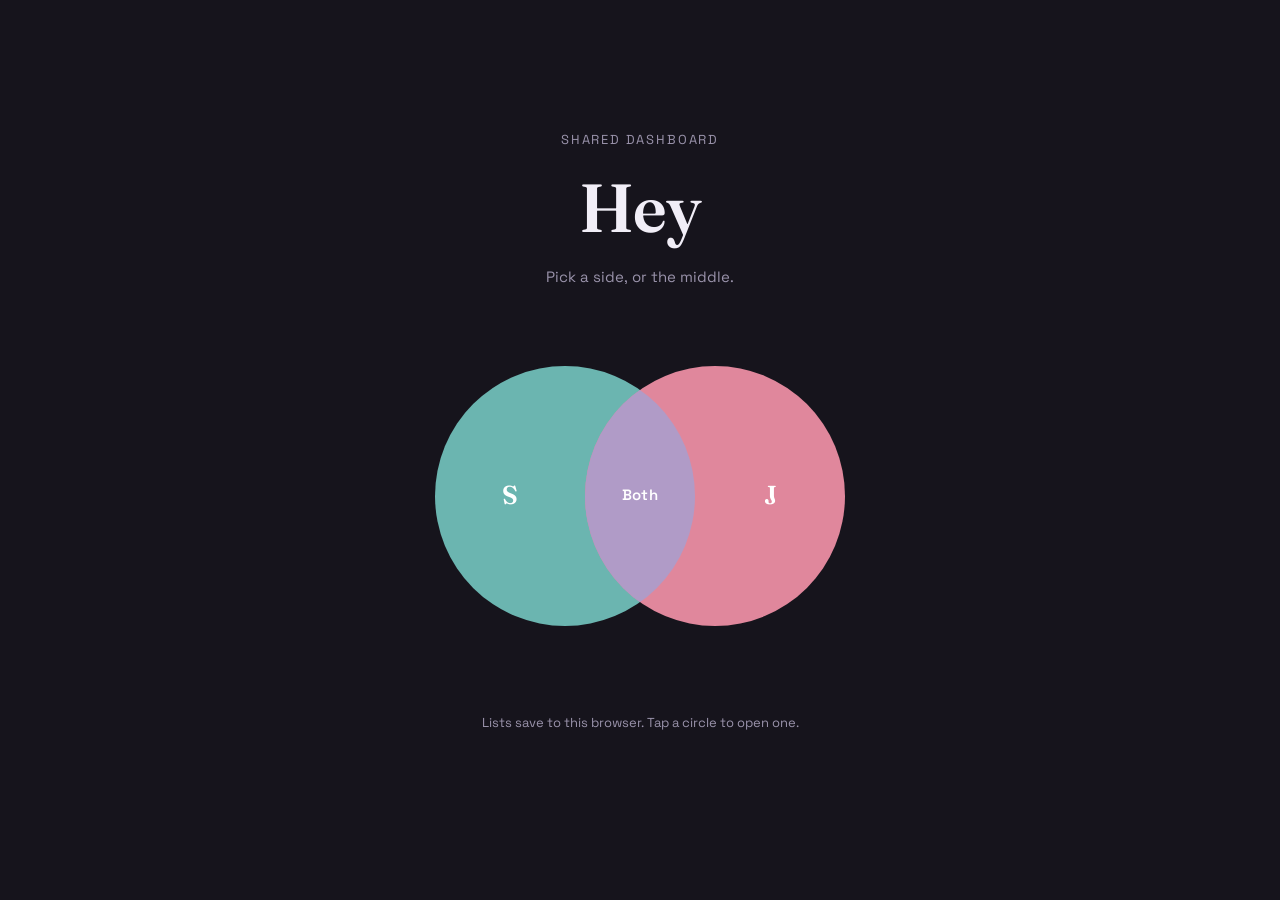
<file: index.html>
<!doctype html>
<html lang="en">
<head>
  <meta charset="utf-8" />
  <meta name="viewport" content="width=device-width, initial-scale=1" />
  <title>Shared dashboard</title>
  <link rel="preconnect" href="https://fonts.googleapis.com" />
  <link href="https://fonts.googleapis.com/css2?family=Fraunces:wght@500;600&family=Space+Grotesk:wght@400;500;600&display=swap" rel="stylesheet" />
  <link rel="stylesheet" href="style.css" />
</head>
<body>
  <main class="home">
    <p class="home-eyebrow">Shared dashboard</p>
    <h1 class="home-title">Hey</h1>
    <p class="home-sub">Pick a side, or the middle.</p>

    <div class="venn-wrap">
      <svg viewBox="0 0 520 360" role="img" aria-label="Choose S, J, or Both">
        <defs>
          <clipPath id="clipJ">
            <circle cx="335" cy="180" r="130" />
          </clipPath>
        </defs>

        <a href="list.html?section=S" class="venn-link" aria-label="Go to S's lists">
          <circle class="venn-shape venn-circle-S" cx="185" cy="180" r="130" />
        </a>

        <a href="list.html?section=J" class="venn-link" aria-label="Go to J's lists">
          <circle class="venn-shape venn-circle-J" cx="335" cy="180" r="130" />
        </a>

        <a href="list.html?section=both" class="venn-link" aria-label="Go to shared lists">
          <circle class="venn-shape venn-lens" cx="185" cy="180" r="130" clip-path="url(#clipJ)" />
        </a>

        <text x="130" y="188" class="venn-label" font-size="26" text-anchor="middle">S</text>
        <text x="390" y="188" class="venn-label" font-size="26" text-anchor="middle">J</text>
        <text x="260" y="184" class="venn-label-both" font-size="15" text-anchor="middle">Both</text>
      </svg>
    </div>

    <p class="home-foot">Lists save to this browser. Tap a circle to open one.</p>
  </main>
</body>
</html>
</file>
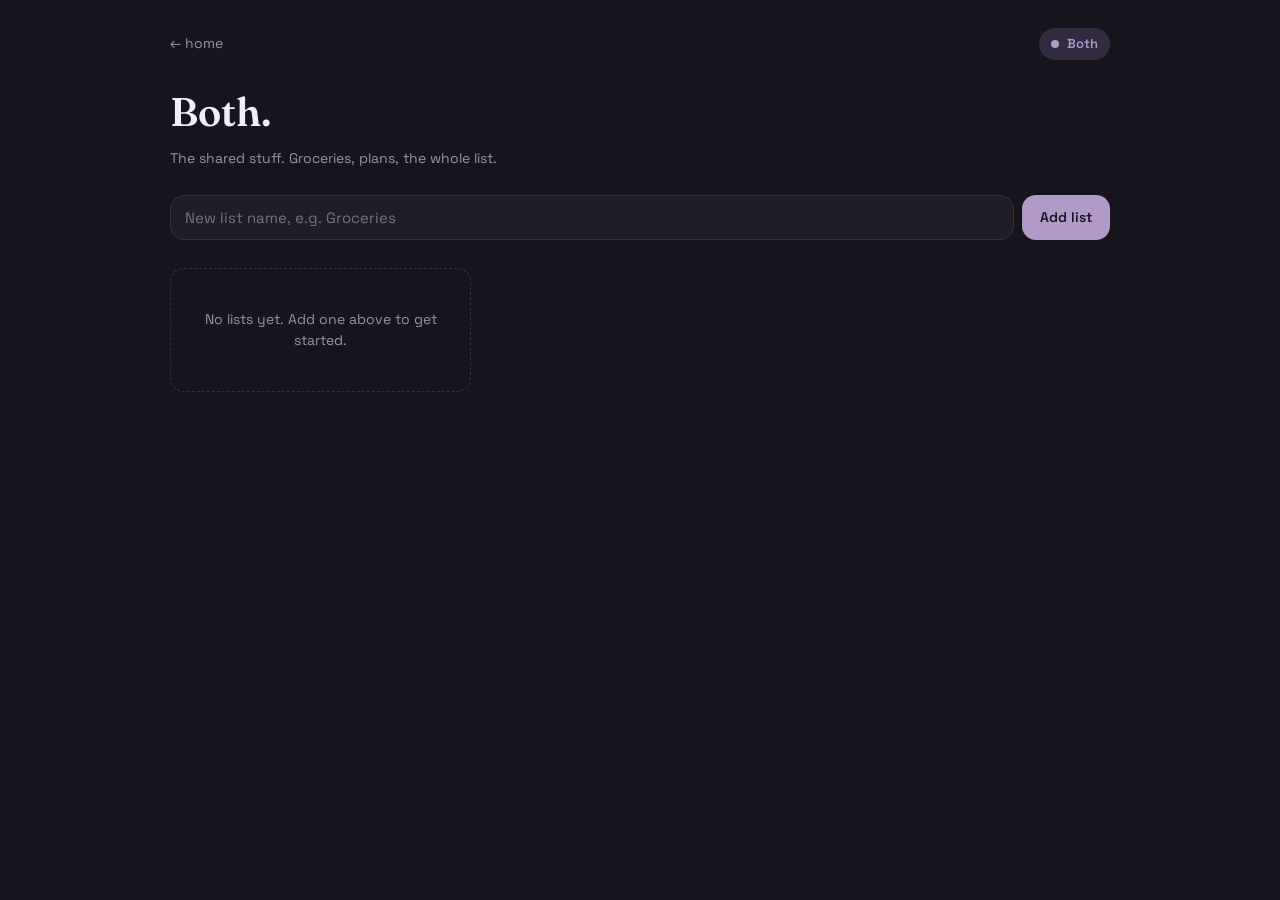
<file: list.html>
<!doctype html>
<html lang="en">
<head>
  <meta charset="utf-8" />
  <meta name="viewport" content="width=device-width, initial-scale=1" />
  <title>Lists</title>
  <link rel="preconnect" href="https://fonts.googleapis.com" />
  <link href="https://fonts.googleapis.com/css2?family=Fraunces:wght@500;600&family=Space+Grotesk:wght@400;500;600&display=swap" rel="stylesheet" />
  <link rel="stylesheet" href="style.css" />
</head>
<body>
  <main class="page">
    <div class="top-bar">
      <a href="index.html" class="back-link">&larr; home</a>
      <span class="section-tag"><span class="dot"></span><span id="section-name"></span></span>
    </div>

    <h1 class="page-title" id="page-title"></h1>
    <p class="page-sub" id="page-sub"></p>

    <form class="new-list-form" id="new-list-form">
      <input type="text" id="new-list-input" placeholder="New list name, e.g. Groceries" autocomplete="off" />
      <button type="submit" class="btn">Add list</button>
    </form>

    <div class="lists" id="lists"></div>
  </main>

  <script src="app.js"></script>
</body>
</html>
</file>
<file: style.css>
:root {
  --bg: #16141c;
  --bg-card: #201d28;
  --ink: #f1eef7;
  --ink-soft: #9a93ab;
  --line: #35303f;

  --S: #6bb5b0;
  --S-soft: #223836;
  --J: #e0879c;
  --J-soft: #70063d;
  --both: #b09bc7;
  --both-soft: #322a40;

  --accent: var(--ink);
  --accent-soft: var(--line);

  --display: "Fraunces", "Iowan Old Style", Georgia, serif;
  --body: "Space Grotesk", "Inter", system-ui, sans-serif;

  --radius: 14px;
}

[data-section="S"] {
  --accent: var(--S);
  --accent-soft: var(--S-soft);
}
[data-section="J"] {
  --accent: var(--J);
  --accent-soft: var(--J-soft);
}
[data-section="both"] {
  --accent: var(--both);
  --accent-soft: var(--both-soft);
}

* {
  box-sizing: border-box;
}

html {
  -webkit-text-size-adjust: 100%;
  color-scheme: dark;
}

body {
  margin: 0;
  min-height: 100vh;
  background: var(--bg);
  color: var(--ink);
  font-family: var(--body);
  font-size: 16px;
  line-height: 1.5;
}

a {
  color: inherit;
}

/* ---------- Home page ---------- */

.home {
  display: flex;
  flex-direction: column;
  align-items: center;
  justify-content: center;
  min-height: 100vh;
  padding: 32px 20px 56px;
  text-align: center;
}

.home-eyebrow {
  font-family: var(--body);
  font-size: 13px;
  letter-spacing: 0.14em;
  text-transform: uppercase;
  color: var(--ink-soft);
  margin: 0 0 6px;
}

.home-title {
  font-family: var(--display);
  font-weight: 600;
  font-size: clamp(40px, 9vw, 68px);
  margin: 0 0 8px;
  letter-spacing: -0.01em;
}

.home-sub {
  font-family: var(--body);
  color: var(--ink-soft);
  margin: 0 0 28px;
  font-size: 15px;
}

.venn-wrap {
  width: min(92vw, 520px);
}

.venn-wrap svg {
  width: 100%;
  height: auto;
  overflow: visible;
}

.venn-shape {
  transition: transform 220ms ease, filter 220ms ease;
  transform-origin: center;
  cursor: pointer;
}

.venn-circle-S {
  fill: var(--S);
}
.venn-circle-J {
  fill: var(--J);
}
.venn-lens {
  fill: var(--both);
}

.venn-link:hover .venn-shape,
.venn-link:focus-visible .venn-shape {
  filter: brightness(1.08);
}

.venn-link:hover .venn-circle-S,
.venn-link:focus-visible .venn-circle-S {
  transform: translateX(-6px);
}
.venn-link:hover .venn-circle-J,
.venn-link:focus-visible .venn-circle-J {
  transform: translateX(6px);
}
.venn-link:hover .venn-lens,
.venn-link:focus-visible .venn-lens {
  transform: scale(1.05);
}

.venn-link:focus-visible {
  outline: 3px solid var(--ink);
  outline-offset: 4px;
}

.venn-label {
  font-family: var(--display);
  font-weight: 600;
  pointer-events: none;
  fill: #fff;
}

.venn-label-both {
  font-family: var(--body);
  font-weight: 600;
  letter-spacing: 0.02em;
  pointer-events: none;
  fill: #fff;
}

.home-foot {
  margin-top: 30px;
  font-size: 13px;
  color: var(--ink-soft);
}

/* ---------- List page ---------- */

.page {
  max-width: 980px;
  margin: 0 auto;
  padding: 28px 20px 80px;
}

.top-bar {
  display: flex;
  align-items: center;
  justify-content: space-between;
  margin-bottom: 22px;
}

.back-link {
  text-decoration: none;
  font-size: 14px;
  color: var(--ink-soft);
  display: inline-flex;
  align-items: center;
  gap: 6px;
}

.back-link:hover {
  color: var(--ink);
}

.section-tag {
  display: inline-flex;
  align-items: center;
  gap: 8px;
  padding: 6px 12px;
  border-radius: 999px;
  background: var(--accent-soft);
  color: var(--accent);
  font-size: 13px;
  font-weight: 600;
  font-family: var(--body);
}

.section-tag .dot {
  width: 8px;
  height: 8px;
  border-radius: 50%;
  background: var(--accent);
}

.page-title {
  font-family: var(--display);
  font-weight: 600;
  font-size: clamp(30px, 6vw, 40px);
  margin: 0 0 6px;
}

.page-sub {
  color: var(--ink-soft);
  margin: 0 0 26px;
  font-size: 14px;
}

.new-list-form {
  display: flex;
  gap: 8px;
  margin-bottom: 28px;
}

.new-list-form input {
  flex: 1;
  border: 1.5px solid var(--line);
  background: var(--bg-card);
  border-radius: var(--radius);
  padding: 12px 14px;
  font-family: var(--body);
  font-size: 15px;
  color: var(--ink);
}

.new-list-form input:focus {
  outline: none;
  border-color: var(--accent);
}

.btn {
  border: none;
  border-radius: var(--radius);
  padding: 12px 18px;
  font-family: var(--body);
  font-weight: 600;
  font-size: 14px;
  cursor: pointer;
  background: var(--accent);
  color: #16141c;
}

.btn:hover {
  filter: brightness(1.08);
}

.btn-ghost {
  background: transparent;
  color: var(--ink-soft);
  padding: 4px 8px;
}

.btn-ghost:hover {
  color: var(--ink);
  filter: none;
}

.lists {
  display: grid;
  grid-template-columns: repeat(auto-fill, minmax(260px, 1fr));
  align-items: start;
  gap: 18px;
}

.list-card {
  background: var(--bg-card);
  border: 1px solid var(--line);
  border-radius: var(--radius);
  padding: 18px 18px 8px;
}

.list-card-head {
  display: flex;
  align-items: baseline;
  justify-content: space-between;
  gap: 10px;
  margin-bottom: 10px;
}

.list-card-head h2 {
  font-family: var(--display);
  font-size: 20px;
  font-weight: 600;
  margin: 0;
}

.list-items {
  list-style: none;
  margin: 0;
  padding: 0;
}

.list-item {
  display: flex;
  align-items: center;
  gap: 10px;
  padding: 9px 0;
  border-top: 1px solid var(--line);
}

.list-item:first-child {
  border-top: none;
}

.list-item input[type="checkbox"] {
  width: 18px;
  height: 18px;
  accent-color: var(--accent);
  flex-shrink: 0;
}

.list-item span {
  flex: 1;
  font-size: 15px;
  word-break: break-word;
}

.list-item.done span {
  text-decoration: line-through;
  color: var(--ink-soft);
}

.list-item button {
  border: none;
  background: transparent;
  color: var(--ink-soft);
  font-size: 18px;
  line-height: 1;
  cursor: pointer;
  padding: 4px 6px;
}

.list-item button:hover {
  color: var(--J);
}

.add-item-form {
  display: flex;
  gap: 8px;
  margin: 10px 0 14px;
}

.add-item-form input {
  flex: 1;
  border: 1.5px solid var(--line);
  border-radius: 10px;
  padding: 9px 12px;
  font-family: var(--body);
  font-size: 14px;
}

.add-item-form input:focus {
  outline: none;
  border-color: var(--accent);
}

.add-item-form button {
  border: none;
  border-radius: 10px;
  background: var(--accent-soft);
  color: var(--accent);
  font-weight: 600;
  padding: 9px 14px;
  cursor: pointer;
  font-size: 14px;
}

.empty-state {
  text-align: center;
  color: var(--ink-soft);
  padding: 40px 20px;
  border: 1.5px dashed var(--line);
  border-radius: var(--radius);
  font-size: 14px;
}

@media (max-width: 420px) {
  .new-list-form {
    flex-direction: column;
  }
  .new-list-form .btn {
    width: 100%;
  }
}
</file>
